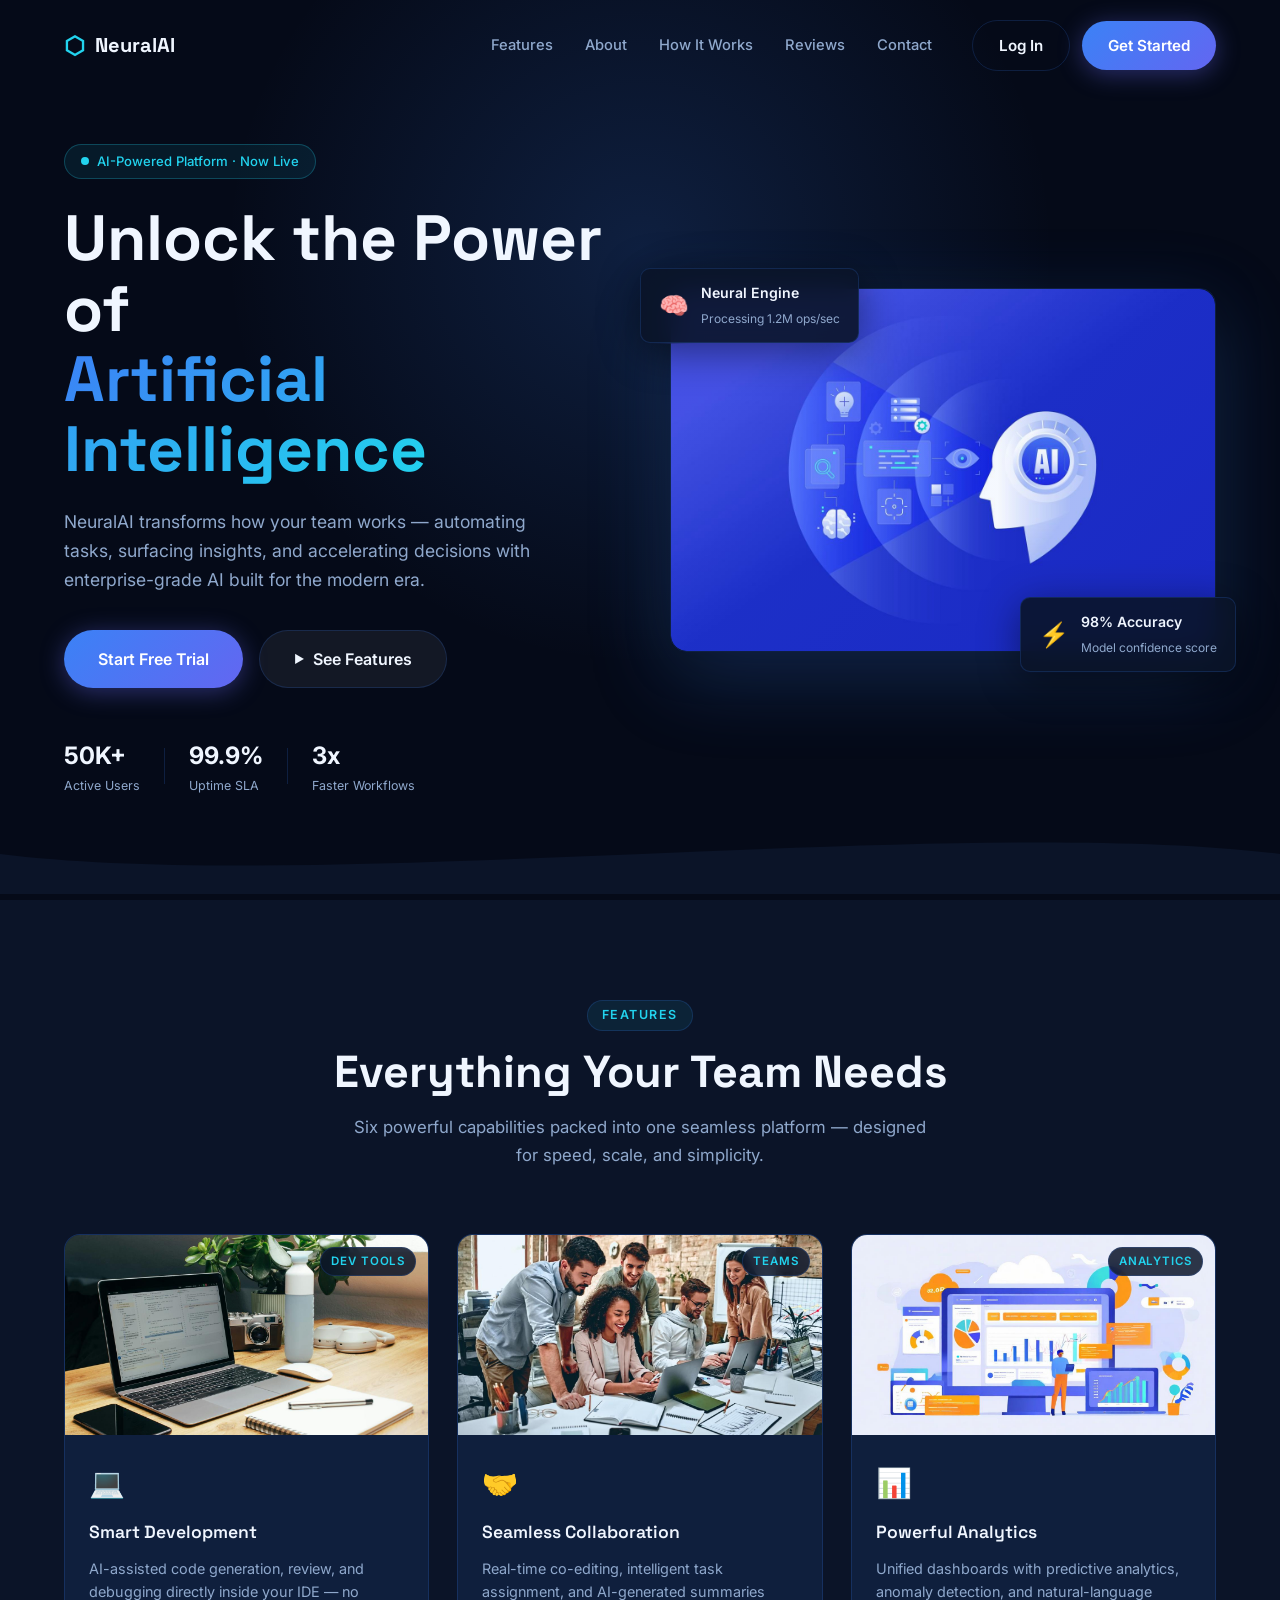
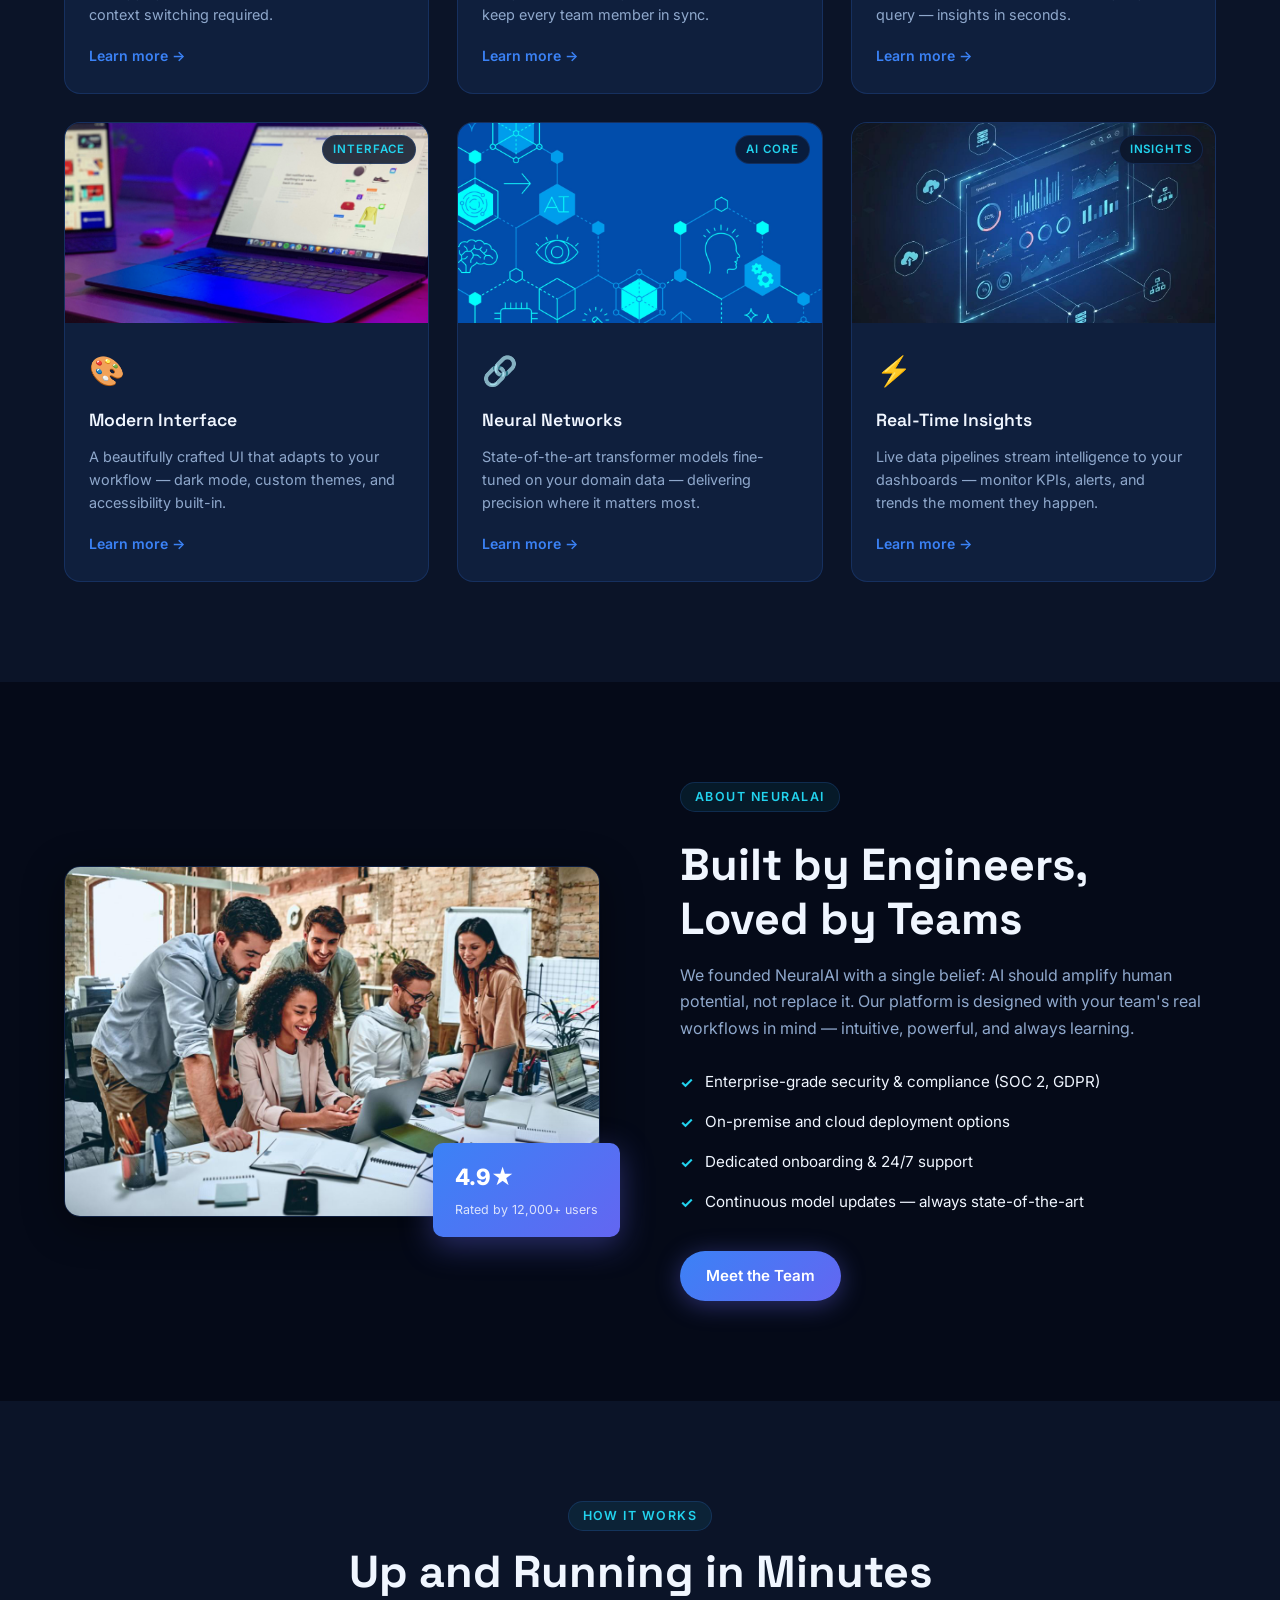
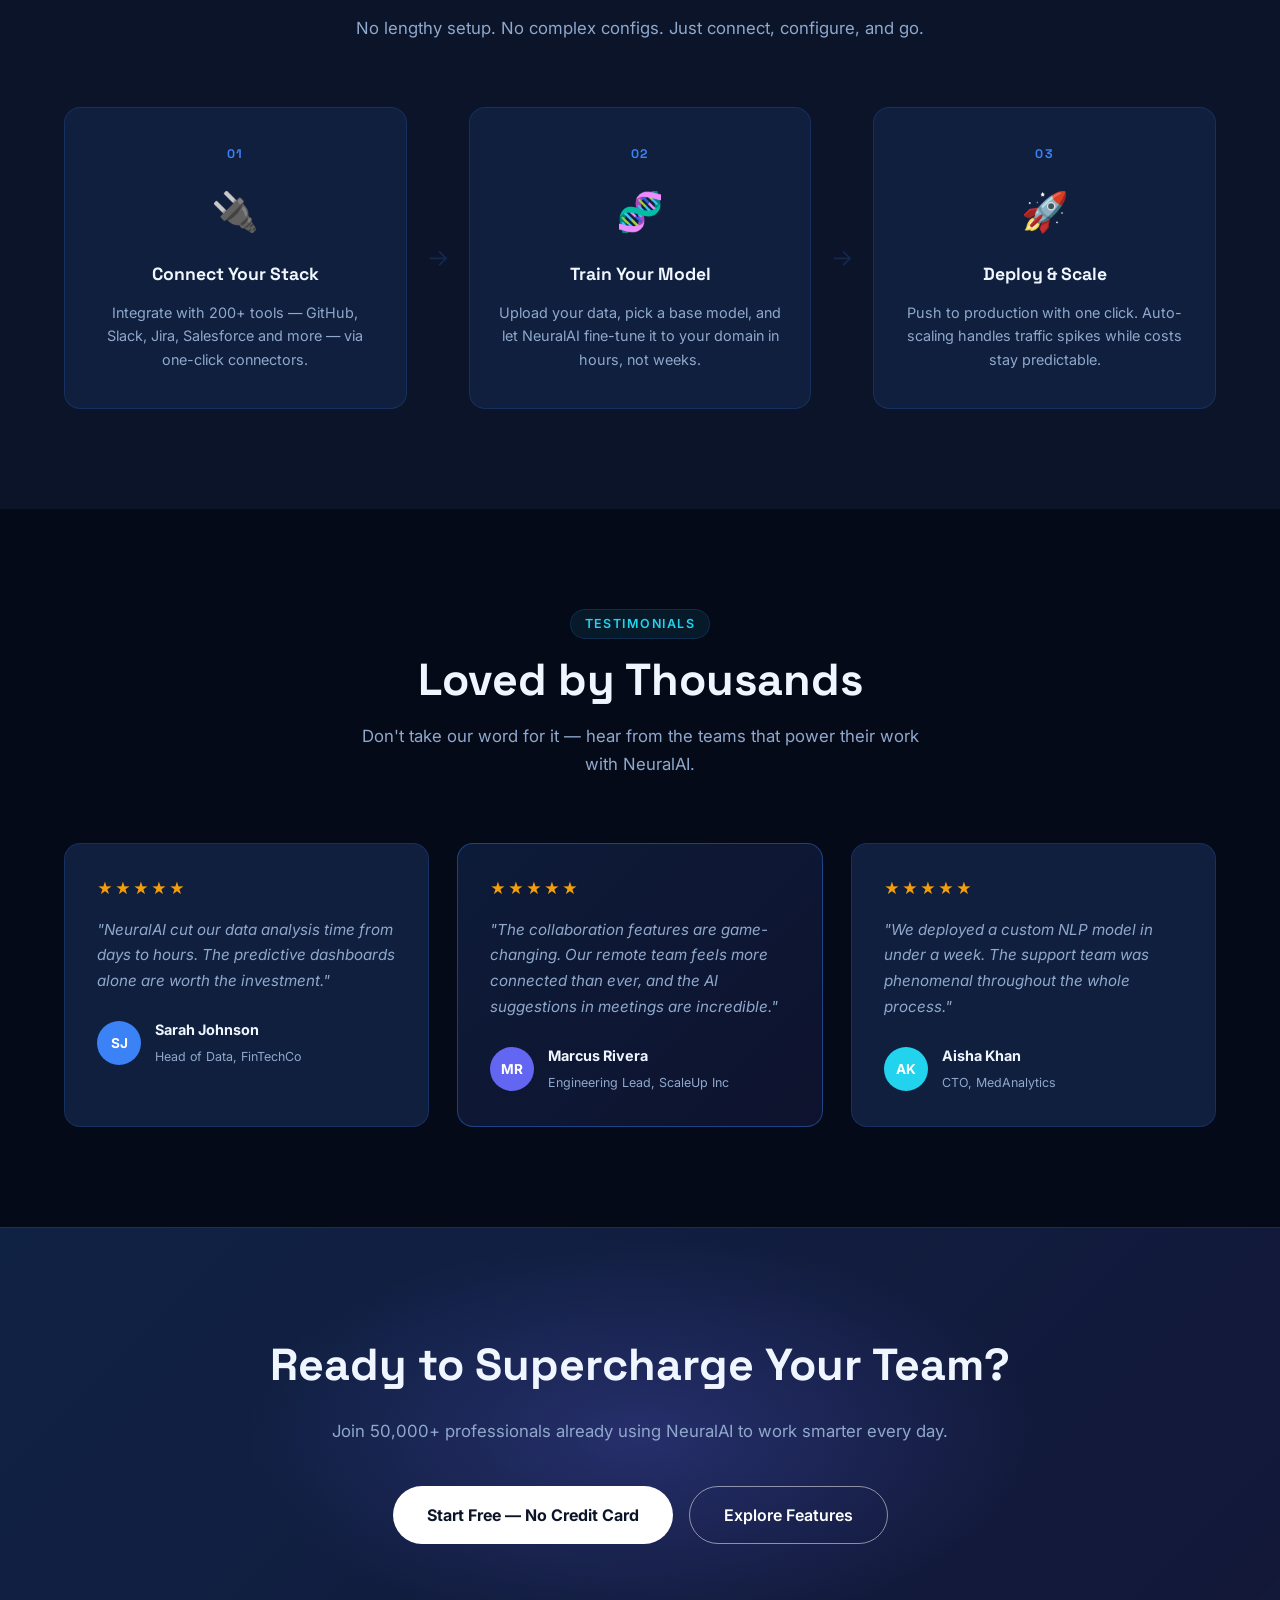
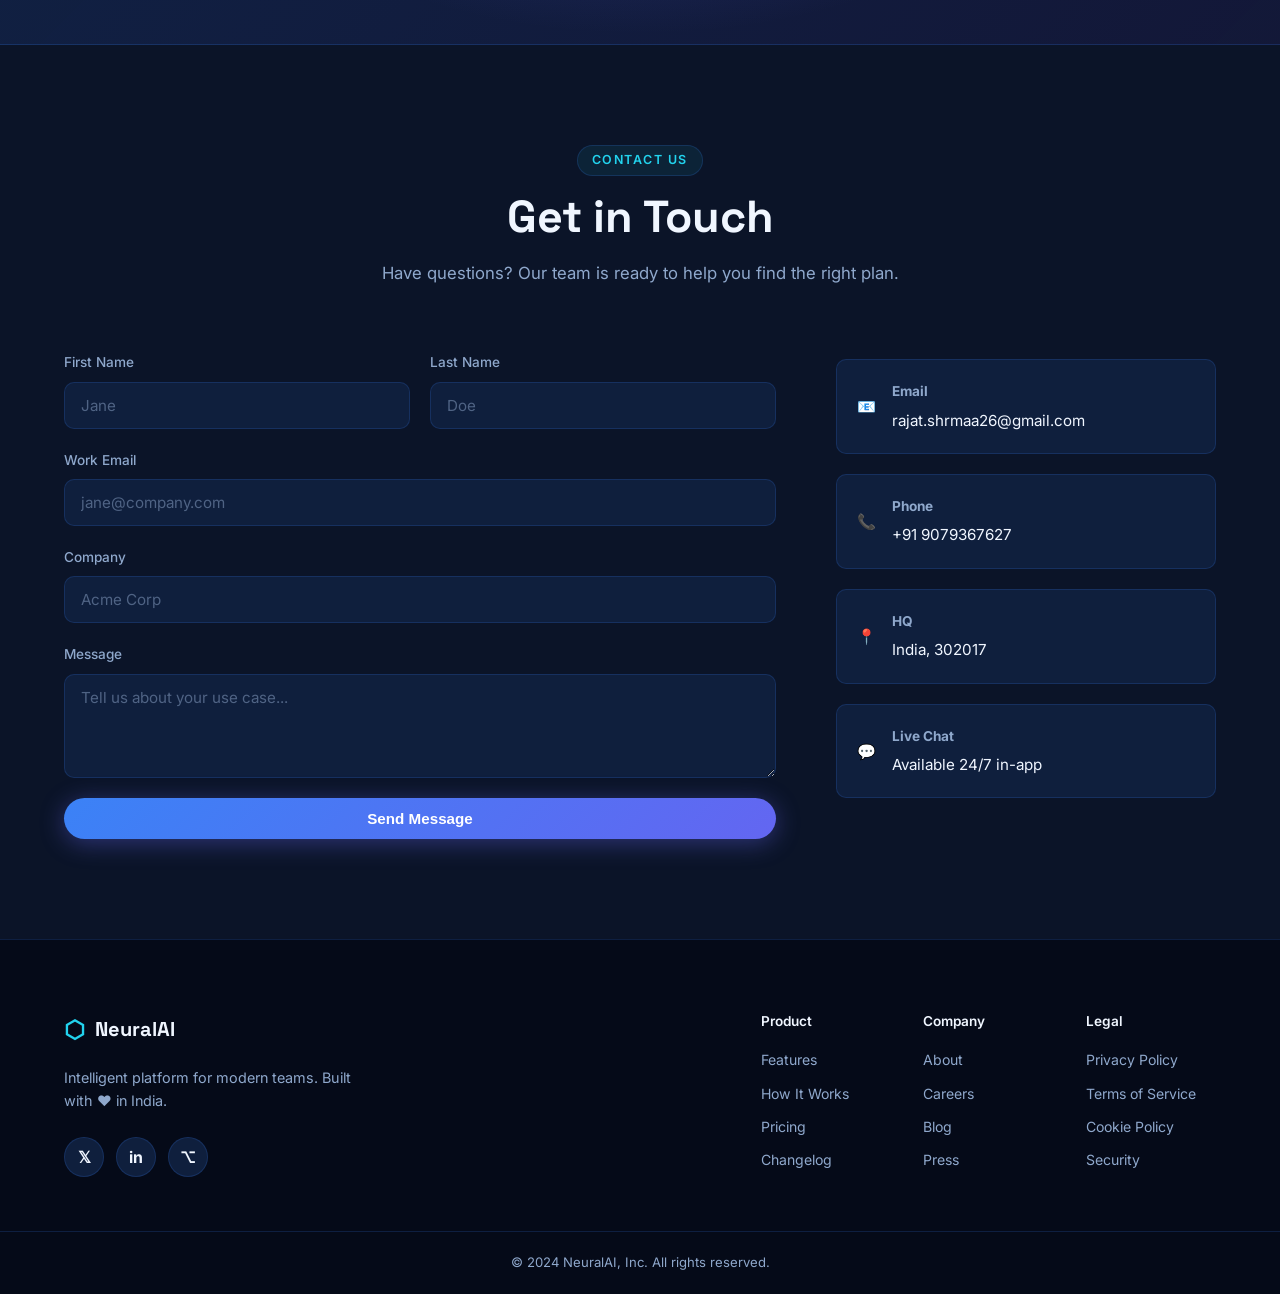
<file: OIBSIP-WebDev-L1(T1)-LandingPage/index.html>
<!DOCTYPE html>
<html lang="en">

<head>
  <meta charset="UTF-8" />
  <meta name="viewport" content="width=device-width, initial-scale=1.0" />
  <meta name="description"
    content="NeuralAI – The next-generation AI platform for smart teams. Automate, analyse, and accelerate your workflow with cutting-edge artificial intelligence." />
  <title>NeuralAI – Intelligent Platform for Modern Teams</title>
  <link rel="preconnect" href="https://fonts.googleapis.com" />
  <link rel="preconnect" href="https://fonts.gstatic.com" crossorigin />
  <link
    href="https://fonts.googleapis.com/css2?family=Inter:wght@300;400;500;600;700;800;900&family=Space+Grotesk:wght@400;500;600;700&display=swap"
    rel="stylesheet" />
  <link rel="stylesheet" href="style.css" />
</head>

<body>

  <!-- ═══════════════════════ NAVBAR ═══════════════════════ -->
  <header class="navbar" id="navbar">
    <div class="container nav-inner">
      <a href="#" class="logo" id="logo-link">
        <span class="logo-icon">⬡</span>
        <span class="logo-text">NeuralAI</span>
      </a>
      <nav class="nav-links" id="nav-links">
        <a href="#features" id="nav-features">Features</a>
        <a href="#about" id="nav-about">About</a>
        <a href="#how" id="nav-how">How It Works</a>
        <a href="#testimonials" id="nav-testimonials">Reviews</a>
        <a href="#contact" id="nav-contact">Contact</a>
      </nav>
      <div class="nav-actions">
        <a href="#contact" class="btn btn-outline" id="btn-login">Log In</a>
        <a href="#contact" class="btn btn-primary" id="btn-get-started">Get Started</a>
      </div>
      <button class="hamburger" id="hamburger" aria-label="Toggle menu">
        <span></span><span></span><span></span>
      </button>
    </div>
  </header>

  <!-- ═══════════════════════ HERO ═══════════════════════ -->
  <section class="hero" id="home">
    <div class="hero-bg-glow"></div>
    <div class="container hero-inner">
      <div class="hero-content">
        <div class="hero-badge" id="hero-badge">
          <span class="badge-dot"></span>
          AI-Powered Platform · Now Live
        </div>
        <h1 class="hero-title">
          Unlock the Power of<br />
          <span class="gradient-text">Artificial Intelligence</span>
        </h1>
        <p class="hero-subtitle">
          NeuralAI transforms how your team works — automating tasks, surfacing insights, and accelerating decisions
          with enterprise-grade AI built for the modern era.
        </p>
        <div class="hero-cta" id="hero-cta">
          <a href="#contact" class="btn btn-primary btn-lg" id="hero-btn-primary">Start Free Trial</a>
          <a href="#features" class="btn btn-ghost btn-lg" id="hero-btn-ghost">
            <span class="play-icon">▶</span> See Features
          </a>
        </div>
        <div class="hero-stats" id="hero-stats">
          <div class="stat-item">
            <strong>50K+</strong><span>Active Users</span>
          </div>
          <div class="stat-divider"></div>
          <div class="stat-item">
            <strong>99.9%</strong><span>Uptime SLA</span>
          </div>
          <div class="stat-divider"></div>
          <div class="stat-item">
            <strong>3x</strong><span>Faster Workflows</span>
          </div>
        </div>
      </div>
      <div class="hero-visual" id="hero-visual">
        <div class="hero-img-wrap">
          <img src="images/hero.jpg" alt="AI Brain visualization showing connected intelligence modules"
            class="hero-img" id="hero-img" loading="eager" />
          <div class="hero-img-glow"></div>
        </div>
        <div class="floating-card card-top" id="float-card-1">
          <span class="card-emoji">🧠</span>
          <div>
            <strong>Neural Engine</strong>
            <small>Processing 1.2M ops/sec</small>
          </div>
        </div>
        <div class="floating-card card-bottom" id="float-card-2">
          <span class="card-emoji">⚡</span>
          <div>
            <strong>98% Accuracy</strong>
            <small>Model confidence score</small>
          </div>
        </div>
      </div>
    </div>
    <div class="hero-wave">
      <svg viewBox="0 0 1440 80" preserveAspectRatio="none">
        <path d="M0,40 C360,80 1080,0 1440,40 L1440,80 L0,80 Z" fill="var(--bg-secondary)" />
      </svg>
    </div>
  </section>

  <!-- ═══════════════════════ FEATURES ═══════════════════════ -->
  <section class="features" id="features">
    <div class="container">
      <div class="section-header">
        <span class="section-tag">Features</span>
        <h2 class="section-title">Everything Your Team Needs</h2>
        <p class="section-subtitle">Six powerful capabilities packed into one seamless platform — designed for speed,
          scale, and simplicity.</p>
      </div>
      <div class="features-grid" id="features-grid">

        <div class="feature-card" id="feature-1">
          <div class="feature-img-wrap">
            <img src="images/feature1.jpg" alt="Developer workspace with code editor on laptop" loading="lazy" />
            <div class="feature-tag">Dev Tools</div>
          </div>
          <div class="feature-body">
            <div class="feature-icon">💻</div>
            <h3>Smart Development</h3>
            <p>AI-assisted code generation, review, and debugging directly inside your IDE — no context switching
              required.</p>
            <a href="#contact" class="feature-link">Learn more →</a>
          </div>
        </div>

        <div class="feature-card" id="feature-2">
          <div class="feature-img-wrap">
            <img src="images/feature2.jpg" alt="Team collaborating around laptops in a creative workspace"
              loading="lazy" />
            <div class="feature-tag">Teams</div>
          </div>
          <div class="feature-body">
            <div class="feature-icon">🤝</div>
            <h3>Seamless Collaboration</h3>
            <p>Real-time co-editing, intelligent task assignment, and AI-generated summaries keep every team member in
              sync.</p>
            <a href="#contact" class="feature-link">Learn more →</a>
          </div>
        </div>

        <div class="feature-card" id="feature-3">
          <div class="feature-img-wrap">
            <img src="images/feature3.jpg" alt="Analytics dashboard with charts and data visualizations"
              loading="lazy" />
            <div class="feature-tag">Analytics</div>
          </div>
          <div class="feature-body">
            <div class="feature-icon">📊</div>
            <h3>Powerful Analytics</h3>
            <p>Unified dashboards with predictive analytics, anomaly detection, and natural-language query — insights in
              seconds.</p>
            <a href="#contact" class="feature-link">Learn more →</a>
          </div>
        </div>

        <div class="feature-card" id="feature-4">
          <div class="feature-img-wrap">
            <img src="images/feature4.jpg" alt="Modern laptop in neon-lit developer setup" loading="lazy" />
            <div class="feature-tag">Interface</div>
          </div>
          <div class="feature-body">
            <div class="feature-icon">🎨</div>
            <h3>Modern Interface</h3>
            <p>A beautifully crafted UI that adapts to your workflow — dark mode, custom themes, and accessibility
              built-in.</p>
            <a href="#contact" class="feature-link">Learn more →</a>
          </div>
        </div>

        <div class="feature-card" id="feature-5">
          <div class="feature-img-wrap">
            <img src="images/feature5.jpg" alt="AI network diagram with hexagonal nodes and connections"
              loading="lazy" />
            <div class="feature-tag">AI Core</div>
          </div>
          <div class="feature-body">
            <div class="feature-icon">🔗</div>
            <h3>Neural Networks</h3>
            <p>State-of-the-art transformer models fine-tuned on your domain data — delivering precision where it
              matters most.</p>
            <a href="#contact" class="feature-link">Learn more →</a>
          </div>
        </div>

        <div class="feature-card" id="feature-6">
          <div class="feature-img-wrap">
            <img src="images/feature6.jpg" alt="Real-time data dashboard with metrics and system connections"
              loading="lazy" />
            <div class="feature-tag">Insights</div>
          </div>
          <div class="feature-body">
            <div class="feature-icon">⚡</div>
            <h3>Real-Time Insights</h3>
            <p>Live data pipelines stream intelligence to your dashboards — monitor KPIs, alerts, and trends the moment
              they happen.</p>
            <a href="#contact" class="feature-link">Learn more →</a>
          </div>
        </div>

      </div>
    </div>
  </section>

  <!-- ═══════════════════════ ABOUT ═══════════════════════ -->
  <section class="about" id="about">
    <div class="container about-inner">
      <div class="about-visual">
        <img src="images/feature2.jpg" alt="Team collaborating with AI-powered tools" class="about-img"
          loading="lazy" />
        <div class="about-badge-wrap">
          <div class="about-badge" id="about-badge">
            <span class="about-badge-num">4.9★</span>
            <span>Rated by 12,000+ users</span>
          </div>
        </div>
      </div>
      <div class="about-content">
        <span class="section-tag">About NeuralAI</span>
        <h2 class="section-title">Built by Engineers,<br />Loved by Teams</h2>
        <p>We founded NeuralAI with a single belief: AI should amplify human potential, not replace it. Our platform is
          designed with your team's real workflows in mind — intuitive, powerful, and always learning.</p>
        <ul class="about-list">
          <li><span class="check">✓</span> Enterprise-grade security &amp; compliance (SOC 2, GDPR)</li>
          <li><span class="check">✓</span> On-premise and cloud deployment options</li>
          <li><span class="check">✓</span> Dedicated onboarding &amp; 24/7 support</li>
          <li><span class="check">✓</span> Continuous model updates — always state-of-the-art</li>
        </ul>
        <a href="#contact" class="btn btn-primary" id="about-cta">Meet the Team</a>
      </div>
    </div>
  </section>

  <!-- ═══════════════════════ HOW IT WORKS ═══════════════════════ -->
  <section class="how" id="how">
    <div class="container">
      <div class="section-header">
        <span class="section-tag">How It Works</span>
        <h2 class="section-title">Up and Running in Minutes</h2>
        <p class="section-subtitle">No lengthy setup. No complex configs. Just connect, configure, and go.</p>
      </div>
      <div class="steps-row" id="steps-row">
        <div class="step-card" id="step-1">
          <div class="step-num">01</div>
          <div class="step-icon">🔌</div>
          <h3>Connect Your Stack</h3>
          <p>Integrate with 200+ tools — GitHub, Slack, Jira, Salesforce and more — via one-click connectors.</p>
        </div>
        <div class="step-arrow">→</div>
        <div class="step-card" id="step-2">
          <div class="step-num">02</div>
          <div class="step-icon">🧬</div>
          <h3>Train Your Model</h3>
          <p>Upload your data, pick a base model, and let NeuralAI fine-tune it to your domain in hours, not weeks.</p>
        </div>
        <div class="step-arrow">→</div>
        <div class="step-card" id="step-3">
          <div class="step-num">03</div>
          <div class="step-icon">🚀</div>
          <h3>Deploy &amp; Scale</h3>
          <p>Push to production with one click. Auto-scaling handles traffic spikes while costs stay predictable.</p>
        </div>
      </div>
    </div>
  </section>

  <!-- ═══════════════════════ TESTIMONIALS ═══════════════════════ -->
  <section class="testimonials" id="testimonials">
    <div class="container">
      <div class="section-header">
        <span class="section-tag">Testimonials</span>
        <h2 class="section-title">Loved by Thousands</h2>
        <p class="section-subtitle">Don't take our word for it — hear from the teams that power their work with
          NeuralAI.</p>
      </div>
      <div class="testimonials-grid" id="testimonials-grid">
        <div class="testi-card" id="testi-1">
          <div class="testi-stars">★★★★★</div>
          <p class="testi-text">"NeuralAI cut our data analysis time from days to hours. The predictive dashboards alone
            are worth the investment."</p>
          <div class="testi-author">
            <div class="testi-avatar" style="background:var(--accent-1)">SJ</div>
            <div>
              <strong>Sarah Johnson</strong>
              <small>Head of Data, FinTechCo</small>
            </div>
          </div>
        </div>
        <div class="testi-card featured" id="testi-2">
          <div class="testi-stars">★★★★★</div>
          <p class="testi-text">"The collaboration features are game-changing. Our remote team feels more connected than
            ever, and the AI suggestions in meetings are incredible."</p>
          <div class="testi-author">
            <div class="testi-avatar" style="background:var(--accent-2)">MR</div>
            <div>
              <strong>Marcus Rivera</strong>
              <small>Engineering Lead, ScaleUp Inc</small>
            </div>
          </div>
        </div>
        <div class="testi-card" id="testi-3">
          <div class="testi-stars">★★★★★</div>
          <p class="testi-text">"We deployed a custom NLP model in under a week. The support team was phenomenal
            throughout the whole process."</p>
          <div class="testi-author">
            <div class="testi-avatar" style="background:var(--accent-3)">AK</div>
            <div>
              <strong>Aisha Khan</strong>
              <small>CTO, MedAnalytics</small>
            </div>
          </div>
        </div>
      </div>
    </div>
  </section>

  <!-- ═══════════════════════ CTA BANNER ═══════════════════════ -->
  <section class="cta-banner" id="cta-banner">
    <div class="cta-glow"></div>
    <div class="container cta-inner">
      <h2>Ready to Supercharge Your Team?</h2>
      <p>Join 50,000+ professionals already using NeuralAI to work smarter every day.</p>
      <div class="cta-actions">
        <a href="#contact" class="btn btn-white btn-lg" id="cta-btn-primary">Start Free — No Credit Card</a>
        <a href="#features" class="btn btn-outline-white btn-lg" id="cta-btn-secondary">Explore Features</a>
      </div>
    </div>
  </section>

  <!-- ═══════════════════════ CONTACT ═══════════════════════ -->
  <section class="contact" id="contact">
    <div class="container">
      <div class="section-header">
        <span class="section-tag">Contact Us</span>
        <h2 class="section-title">Get in Touch</h2>
        <p class="section-subtitle">Have questions? Our team is ready to help you find the right plan.</p>
      </div>
      <div class="contact-wrap">
        <form class="contact-form" id="contact-form" onsubmit="handleSubmit(event)">
          <div class="form-row">
            <div class="form-group">
              <label for="fname">First Name</label>
              <input type="text" id="fname" name="fname" placeholder="Jane" required />
            </div>
            <div class="form-group">
              <label for="lname">Last Name</label>
              <input type="text" id="lname" name="lname" placeholder="Doe" required />
            </div>
          </div>
          <div class="form-group">
            <label for="email">Work Email</label>
            <input type="email" id="email" name="email" placeholder="jane@company.com" required />
          </div>
          <div class="form-group">
            <label for="company">Company</label>
            <input type="text" id="company" name="company" placeholder="Acme Corp" />
          </div>
          <div class="form-group">
            <label for="message">Message</label>
            <textarea id="message" name="message" rows="4" placeholder="Tell us about your use case..."></textarea>
          </div>
          <button type="submit" class="btn btn-primary btn-full" id="form-submit">Send Message</button>
          <p class="form-note" id="form-success" style="display:none;">✅ Message sent! We'll respond within 24 hours.
          </p>
        </form>
        <div class="contact-info" id="contact-info">
          <div class="info-card">
            <span class="info-icon">📧</span>
            <div>
              <strong>Email</strong>
              <a href="mailto:rajat.shrmaa26@gmail.com">rajat.shrmaa26@gmail.com</a>
            </div>
          </div>
          <div class="info-card">
            <span class="info-icon">📞</span>
            <div>
              <strong>Phone</strong>
              <a href="tel:+919079367627">+91 9079367627</a>
            </div>
          </div>
          <div class="info-card">
            <span class="info-icon">📍</span>
            <div>
              <strong>HQ</strong>
              <span>India, 302017</span>
            </div>
          </div>
          <div class="info-card">
            <span class="info-icon">💬</span>
            <div>
              <strong>Live Chat</strong>
              <span>Available 24/7 in-app</span>
            </div>
          </div>
        </div>
      </div>
    </div>
  </section>

  <!-- ═══════════════════════ FOOTER ═══════════════════════ -->
  <footer class="footer" id="footer">
    <div class="container footer-inner">
      <div class="footer-brand">
        <a href="#" class="logo">
          <span class="logo-icon">⬡</span>
          <span class="logo-text">NeuralAI</span>
        </a>
        <p>Intelligent platform for modern teams. Built with ❤️ in India.</p>
        <div class="social-links">
          <a href="#" id="social-twitter" aria-label="Twitter">𝕏</a>
          <a href="#" id="social-linkedin" aria-label="LinkedIn">in</a>
          <a href="#" id="social-github" aria-label="GitHub">⌥</a>
        </div>
      </div>
      <div class="footer-links">
        <div class="footer-col">
          <h4>Product</h4>
          <a href="#features">Features</a>
          <a href="#how">How It Works</a>
          <a href="#contact">Pricing</a>
          <a href="#contact">Changelog</a>
        </div>
        <div class="footer-col">
          <h4>Company</h4>
          <a href="#about">About</a>
          <a href="#contact">Careers</a>
          <a href="#contact">Blog</a>
          <a href="#contact">Press</a>
        </div>
        <div class="footer-col">
          <h4>Legal</h4>
          <a href="#contact">Privacy Policy</a>
          <a href="#contact">Terms of Service</a>
          <a href="#contact">Cookie Policy</a>
          <a href="#contact">Security</a>
        </div>
      </div>
    </div>
    <div class="footer-bottom">
      <p>© 2024 NeuralAI, Inc. All rights reserved.</p>
    </div>
  </footer>

  <script>
    // Sticky navbar
    const navbar = document.getElementById('navbar');
    window.addEventListener('scroll', () => {
      navbar.classList.toggle('scrolled', window.scrollY > 50);
    });

    // Hamburger menu
    const hamburger = document.getElementById('hamburger');
    const navLinks = document.getElementById('nav-links');
    hamburger.addEventListener('click', () => {
      navLinks.classList.toggle('open');
      hamburger.classList.toggle('active');
    });

    // Smooth close on nav link click
    navLinks.querySelectorAll('a').forEach(a => {
      a.addEventListener('click', () => {
        navLinks.classList.remove('open');
        hamburger.classList.remove('active');
      });
    });

    // Scroll reveal animation
    const revealEls = document.querySelectorAll('.feature-card, .step-card, .testi-card, .about-img, .hero-content, .hero-visual');
    const observer = new IntersectionObserver((entries) => {
      entries.forEach(entry => {
        if (entry.isIntersecting) {
          entry.target.classList.add('visible');
          observer.unobserve(entry.target);
        }
      });
    }, { threshold: 0.12 });
    revealEls.forEach(el => { el.classList.add('reveal'); observer.observe(el); });

    // Contact form
    function handleSubmit(e) {
      e.preventDefault();
      document.getElementById('form-success').style.display = 'block';
      e.target.reset();
      setTimeout(() => document.getElementById('form-success').style.display = 'none', 5000);
    }
  </script>
</body>

</html>
</file>
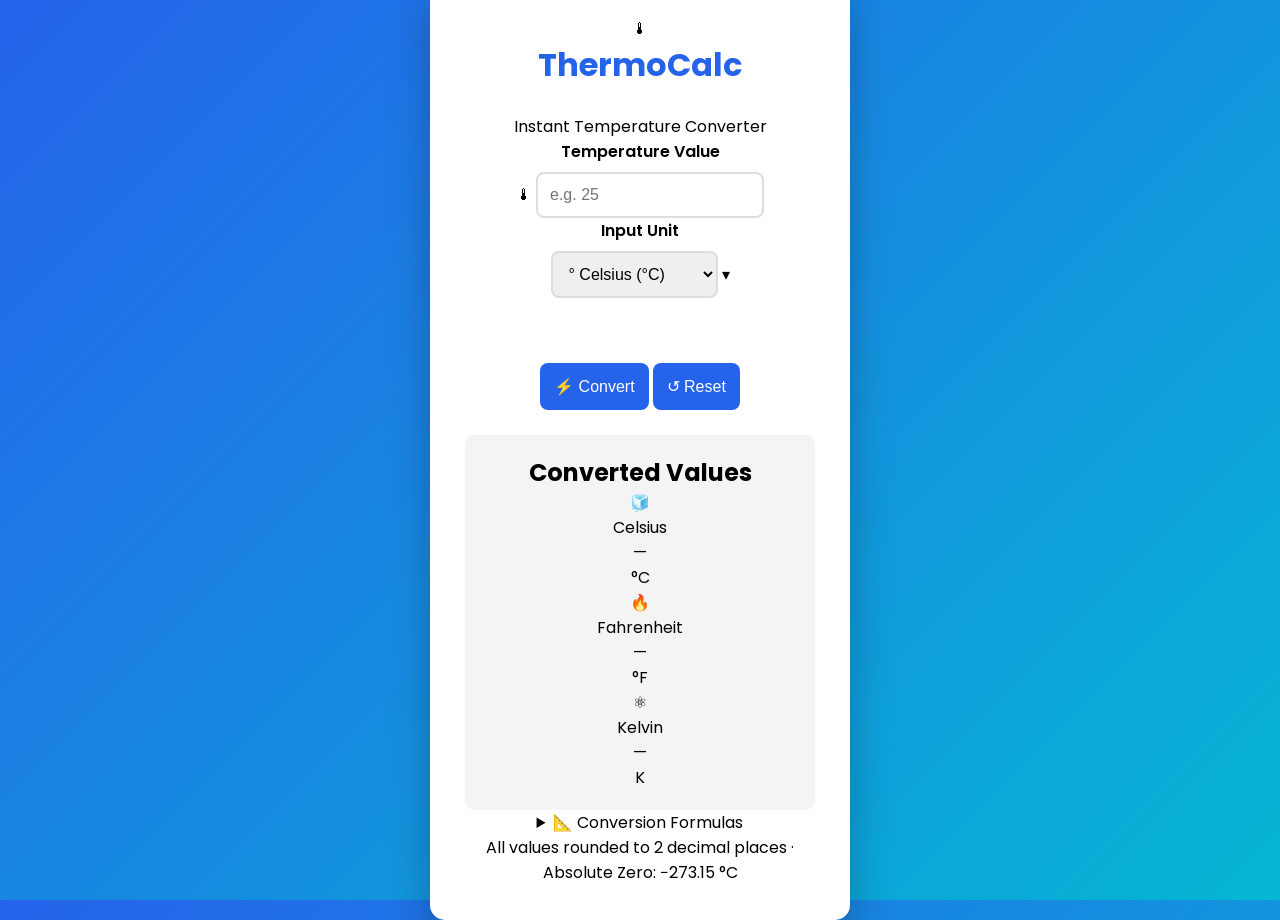
<file: OIBSIP-WebDev-L1(T3)-TemperatureConverterWebsite/index.html>
<!DOCTYPE html>
<html lang="en">
<head>
  <meta charset="UTF-8" />
  <meta name="viewport" content="width=device-width, initial-scale=1.0" />
  <meta name="description" content="A modern temperature converter that converts between Celsius, Fahrenheit, and Kelvin instantly." />
  <title>Temperature Converter | ThermoCalc</title>

  <link rel="preconnect" href="https://fonts.googleapis.com" />
  <link rel="preconnect" href="https://fonts.gstatic.com" crossorigin />
  <link href="https://fonts.googleapis.com/css2?family=Poppins:wght@300;400;500;600;700;800&display=swap" rel="stylesheet" />

  <link rel="stylesheet" href="style.css" />
</head>

<body>

  <!-- Animated background orbs -->
  <div class="bg-orb orb-1"></div>
  <div class="bg-orb orb-2"></div>
  <div class="bg-orb orb-3"></div>

  <div class="container">

    <!-- Header -->
    <div class="header">
      <div class="logo-icon">🌡</div>
      <h1>ThermoCalc</h1>
      <p class="subtitle">Instant Temperature Converter</p>
    </div>

    <!-- Converter Card -->
    <div class="card">

      <!-- Input Section -->
      <div class="input-group">
        <label for="temperature">Temperature Value</label>
        <div class="input-wrapper">
          <span class="input-icon">🌡</span>
          <input
            type="number"
            id="temperature"
            placeholder="e.g. 25"
            autocomplete="off"
            oninput="liveConvert()"
          />
        </div>
      </div>

      <!-- Unit Selection -->
      <div class="input-group">
        <label for="unit">Input Unit</label>
        <div class="select-wrapper">
          <select id="unit" onchange="liveConvert()">
            <option value="C">° Celsius (°C)</option>
            <option value="F">° Fahrenheit (°F)</option>
            <option value="K">Kelvin (K)</option>
          </select>
          <span class="select-arrow">▾</span>
        </div>
      </div>

      <!-- Error Message -->
      <p id="error" role="alert" aria-live="polite"></p>

      <!-- Action Buttons -->
      <div class="btn-group">
        <button id="convertBtn" onclick="convertTemperature()">
          <span class="btn-icon">⚡</span> Convert
        </button>
        <button id="resetBtn" class="btn-reset" onclick="resetForm()">
          <span class="btn-icon">↺</span> Reset
        </button>
      </div>

      <!-- Results Section -->
      <div class="result" id="resultBox">
        <h2 class="result-title">Converted Values</h2>
        <div class="result-grid">

          <div class="result-card celsius-card">
            <div class="card-icon">🧊</div>
            <div class="card-label">Celsius</div>
            <div class="card-value" id="celsius">—</div>
            <div class="card-unit">°C</div>
          </div>

          <div class="result-card fahrenheit-card">
            <div class="card-icon">🔥</div>
            <div class="card-label">Fahrenheit</div>
            <div class="card-value" id="fahrenheit">—</div>
            <div class="card-unit">°F</div>
          </div>

          <div class="result-card kelvin-card">
            <div class="card-icon">⚛</div>
            <div class="card-label">Kelvin</div>
            <div class="card-value" id="kelvin">—</div>
            <div class="card-unit">K</div>
          </div>

        </div>
      </div>

      <!-- Formula Reference -->
      <details class="formula-section">
        <summary>📐 Conversion Formulas</summary>
        <div class="formula-grid">
          <div class="formula">°F = (°C × 9/5) + 32</div>
          <div class="formula">K = °C + 273.15</div>
          <div class="formula">°C = (°F − 32) × 5/9</div>
          <div class="formula">K = (°F − 32) × 5/9 + 273.15</div>
        </div>
      </details>

    </div>

    <p class="footer-note">All values rounded to 2 decimal places · Absolute Zero: −273.15 °C</p>

  </div>

  <script src="script.js"></script>
  <script>
    /** Live convert while typing */
    function liveConvert() {
      const val = document.getElementById('temperature').value;
      if (val !== '') convertTemperature();
      else resetDisplay();
    }

    /** Reset everything back to initial state */
    function resetForm() {
      document.getElementById('temperature').value = '';
      document.getElementById('unit').value = 'C';
      document.getElementById('error').innerHTML = '';
      resetDisplay();
    }

    /** Reset result card displays */
    function resetDisplay() {
      ['celsius', 'fahrenheit', 'kelvin'].forEach(id => {
        const el = document.getElementById(id);
        el.classList.remove('updated');
        el.textContent = '—';
      });
    }
  </script>

</body>
</html>
</file>
<file: OIBSIP-WebDev-L1(T1)-LandingPage/style.css>
/* ═══════════════════════════════════════════
   NEURAL AI — style.css
   ═══════════════════════════════════════════ */

/* ── DESIGN TOKENS ── */
:root {
  --bg-primary:    #050a18;
  --bg-secondary:  #0b1428;
  --bg-card:       #0f1f3d;
  --bg-card-hover: #152649;
  --accent-1:      #3b82f6;
  --accent-2:      #6366f1;
  --accent-3:      #22d3ee;
  --accent-glow:   rgba(59,130,246,0.35);
  --text-primary:  #f0f6ff;
  --text-muted:    #8fa8cc;
  --border:        rgba(59,130,246,0.18);
  --radius:        16px;
  --radius-sm:     10px;
  --shadow-card:   0 8px 40px rgba(0,0,0,0.45);
  --transition:    0.3s cubic-bezier(0.4,0,0.2,1);
  --font-main:     'Inter', sans-serif;
  --font-display:  'Space Grotesk', sans-serif;
}

/* ── RESET & BASE ── */
*, *::before, *::after { box-sizing: border-box; margin: 0; padding: 0; }

html { scroll-behavior: smooth; }

body {
  font-family: var(--font-main);
  background: var(--bg-primary);
  color: var(--text-primary);
  line-height: 1.65;
  overflow-x: hidden;
}

img { display: block; max-width: 100%; height: auto; }
a  { text-decoration: none; color: inherit; }
ul { list-style: none; }

.container {
  max-width: 1200px;
  margin: 0 auto;
  padding: 0 24px;
}

/* ── TYPOGRAPHY ── */
.gradient-text {
  background: linear-gradient(135deg, var(--accent-1), var(--accent-3));
  -webkit-background-clip: text;
  -webkit-text-fill-color: transparent;
  background-clip: text;
}

.section-tag {
  display: inline-block;
  font-size: 0.78rem;
  font-weight: 600;
  letter-spacing: 0.12em;
  text-transform: uppercase;
  color: var(--accent-3);
  border: 1px solid var(--border);
  background: rgba(34,211,238,0.08);
  padding: 4px 14px;
  border-radius: 999px;
  margin-bottom: 14px;
}

.section-title {
  font-family: var(--font-display);
  font-size: clamp(1.8rem, 4vw, 2.8rem);
  font-weight: 700;
  line-height: 1.2;
  margin-bottom: 16px;
}

.section-subtitle {
  font-size: 1.05rem;
  color: var(--text-muted);
  max-width: 580px;
  margin: 0 auto;
}

.section-header {
  text-align: center;
  margin-bottom: 64px;
}

/* ── BUTTONS ── */
.btn {
  display: inline-flex;
  align-items: center;
  gap: 8px;
  padding: 12px 26px;
  border-radius: 999px;
  font-weight: 600;
  font-size: 0.95rem;
  cursor: pointer;
  border: none;
  transition: var(--transition);
  white-space: nowrap;
}
.btn-lg  { padding: 15px 34px; font-size: 1rem; }
.btn-full { width: 100%; justify-content: center; }

.btn-primary {
  background: linear-gradient(135deg, var(--accent-1), var(--accent-2));
  color: #fff;
  box-shadow: 0 4px 24px rgba(99,102,241,0.4);
}
.btn-primary:hover { transform: translateY(-2px); box-shadow: 0 8px 32px rgba(99,102,241,0.55); }

.btn-outline {
  background: transparent;
  border: 1.5px solid var(--border);
  color: var(--text-primary);
}
.btn-outline:hover { border-color: var(--accent-1); color: var(--accent-1); }

.btn-ghost {
  background: rgba(255,255,255,0.06);
  color: var(--text-primary);
  border: 1.5px solid var(--border);
}
.btn-ghost:hover { background: rgba(255,255,255,0.12); }

.btn-white {
  background: #fff;
  color: #0b1428;
  font-weight: 700;
}
.btn-white:hover { background: #e0eaff; transform: translateY(-2px); }

.btn-outline-white {
  background: transparent;
  border: 1.5px solid rgba(255,255,255,0.5);
  color: #fff;
}
.btn-outline-white:hover { background: rgba(255,255,255,0.1); }

.play-icon { font-size: 0.7rem; }

/* ── REVEAL ANIMATION ── */
.reveal { opacity: 0; transform: translateY(32px); transition: opacity 0.65s ease, transform 0.65s ease; }
.reveal.visible { opacity: 1; transform: translateY(0); }

/* ═══════════════════════ NAVBAR ═══════════════════════ */
.navbar {
  position: fixed;
  top: 0; left: 0; right: 0;
  z-index: 1000;
  padding: 20px 0;
  transition: var(--transition);
}
.navbar.scrolled {
  background: rgba(5,10,24,0.92);
  backdrop-filter: blur(16px);
  padding: 12px 0;
  border-bottom: 1px solid var(--border);
}
.nav-inner {
  display: flex;
  align-items: center;
  gap: 40px;
}
.logo {
  display: flex;
  align-items: center;
  gap: 10px;
  font-family: var(--font-display);
  font-weight: 700;
  font-size: 1.25rem;
}
.logo-icon { font-size: 1.5rem; color: var(--accent-3); }
.logo-text  { color: var(--text-primary); }

.nav-links {
  display: flex;
  align-items: center;
  gap: 32px;
  margin-left: auto;
}
.nav-links a {
  font-size: 0.92rem;
  font-weight: 500;
  color: var(--text-muted);
  transition: color var(--transition);
}
.nav-links a:hover { color: var(--text-primary); }

.nav-actions { display: flex; align-items: center; gap: 12px; }

.hamburger {
  display: none;
  flex-direction: column;
  gap: 5px;
  background: none;
  border: none;
  cursor: pointer;
  padding: 4px;
  margin-left: auto;
}
.hamburger span {
  display: block;
  width: 24px;
  height: 2px;
  background: var(--text-primary);
  border-radius: 2px;
  transition: var(--transition);
}
.hamburger.active span:nth-child(1) { transform: rotate(45deg) translate(5px,5px); }
.hamburger.active span:nth-child(2) { opacity: 0; }
.hamburger.active span:nth-child(3) { transform: rotate(-45deg) translate(5px,-5px); }

/* ═══════════════════════ HERO ═══════════════════════ */
.hero {
  position: relative;
  min-height: 100vh;
  display: flex;
  align-items: center;
  padding: 140px 0 100px;
  overflow: hidden;
}
.hero-bg-glow {
  position: absolute;
  top: -200px; left: 50%;
  transform: translateX(-50%);
  width: 900px; height: 900px;
  background: radial-gradient(circle, rgba(59,130,246,0.18) 0%, transparent 65%);
  pointer-events: none;
}
.hero-inner {
  display: grid;
  grid-template-columns: 1fr 1fr;
  gap: 60px;
  align-items: center;
}
.hero-badge {
  display: inline-flex;
  align-items: center;
  gap: 8px;
  font-size: 0.82rem;
  font-weight: 500;
  color: var(--accent-3);
  background: rgba(34,211,238,0.08);
  border: 1px solid rgba(34,211,238,0.25);
  padding: 6px 16px;
  border-radius: 999px;
  margin-bottom: 24px;
}
.badge-dot {
  width: 8px; height: 8px;
  background: var(--accent-3);
  border-radius: 50%;
  animation: pulse 2s infinite;
}
@keyframes pulse { 0%,100%{opacity:1;transform:scale(1)} 50%{opacity:0.5;transform:scale(1.3)} }

.hero-title {
  font-family: var(--font-display);
  font-size: clamp(2.4rem, 5.5vw, 4rem);
  font-weight: 800;
  line-height: 1.1;
  margin-bottom: 22px;
}
.hero-subtitle {
  font-size: 1.1rem;
  color: var(--text-muted);
  max-width: 500px;
  margin-bottom: 36px;
}
.hero-cta { display: flex; gap: 16px; flex-wrap: wrap; margin-bottom: 48px; }

.hero-stats {
  display: flex;
  align-items: center;
  gap: 24px;
}
.stat-item { display: flex; flex-direction: column; }
.stat-item strong { font-size: 1.5rem; font-weight: 700; color: var(--text-primary); }
.stat-item span   { font-size: 0.78rem; color: var(--text-muted); }
.stat-divider     { width: 1px; height: 36px; background: var(--border); }

/* Hero visual */
.hero-visual { position: relative; }
.hero-img-wrap {
  position: relative;
  border-radius: var(--radius);
  overflow: hidden;
  box-shadow: 0 24px 80px rgba(59,130,246,0.25), var(--shadow-card);
  border: 1px solid var(--border);
}
.hero-img { width: 100%; object-fit: cover; border-radius: var(--radius); }
.hero-img-glow {
  position: absolute;
  inset: 0;
  background: linear-gradient(135deg, rgba(59,130,246,0.12), transparent);
  pointer-events: none;
}
.floating-card {
  position: absolute;
  display: flex;
  align-items: center;
  gap: 12px;
  background: rgba(11,20,40,0.9);
  backdrop-filter: blur(12px);
  border: 1px solid var(--border);
  border-radius: var(--radius-sm);
  padding: 12px 18px;
  box-shadow: var(--shadow-card);
  animation: float 3.5s ease-in-out infinite;
}
.card-top    { top: -20px; left: -30px; animation-delay: 0s; }
.card-bottom { bottom: -20px; right: -20px; animation-delay: 1.75s; }
.floating-card .card-emoji { font-size: 1.5rem; }
.floating-card strong { display: block; font-size: 0.88rem; font-weight: 600; }
.floating-card small  { font-size: 0.75rem; color: var(--text-muted); }
@keyframes float { 0%,100%{transform:translateY(0)} 50%{transform:translateY(-10px)} }

.hero-wave {
  position: absolute;
  bottom: -1px; left: 0; right: 0;
}
.hero-wave svg { width: 100%; height: 80px; }

/* ═══════════════════════ FEATURES ═══════════════════════ */
.features {
  background: var(--bg-secondary);
  padding: 100px 0;
}
.features-grid {
  display: grid;
  grid-template-columns: repeat(3, 1fr);
  gap: 28px;
}
.feature-card {
  background: var(--bg-card);
  border: 1px solid var(--border);
  border-radius: var(--radius);
  overflow: hidden;
  transition: transform var(--transition), box-shadow var(--transition), border-color var(--transition);
}
.feature-card:hover {
  transform: translateY(-6px);
  border-color: rgba(59,130,246,0.45);
  box-shadow: 0 20px 50px rgba(59,130,246,0.18);
}
.feature-img-wrap {
  position: relative;
  height: 200px;
  overflow: hidden;
}
.feature-img-wrap img {
  width: 100%;
  height: 100%;
  object-fit: cover;
  transition: transform 0.5s ease;
}
.feature-card:hover .feature-img-wrap img { transform: scale(1.06); }
.feature-tag {
  position: absolute;
  top: 12px; right: 12px;
  background: rgba(11,20,40,0.85);
  backdrop-filter: blur(6px);
  color: var(--accent-3);
  font-size: 0.72rem;
  font-weight: 600;
  letter-spacing: 0.08em;
  text-transform: uppercase;
  padding: 4px 10px;
  border-radius: 999px;
  border: 1px solid var(--border);
}
.feature-body { padding: 24px; }
.feature-icon { font-size: 1.8rem; margin-bottom: 12px; }
.feature-body h3 { font-family: var(--font-display); font-size: 1.1rem; font-weight: 600; margin-bottom: 10px; }
.feature-body p  { font-size: 0.9rem; color: var(--text-muted); line-height: 1.6; margin-bottom: 16px; }
.feature-link { font-size: 0.88rem; font-weight: 600; color: var(--accent-1); transition: gap var(--transition); }
.feature-link:hover { color: var(--accent-3); }

/* ═══════════════════════ ABOUT ═══════════════════════ */
.about { padding: 100px 0; background: var(--bg-primary); }
.about-inner {
  display: grid;
  grid-template-columns: 1fr 1fr;
  gap: 80px;
  align-items: center;
}
.about-visual { position: relative; }
.about-img {
  width: 100%;
  border-radius: var(--radius);
  border: 1px solid var(--border);
  box-shadow: var(--shadow-card);
  object-fit: cover;
  max-height: 420px;
}
.about-badge-wrap { position: absolute; bottom: -20px; right: -20px; }
.about-badge {
  background: linear-gradient(135deg, var(--accent-1), var(--accent-2));
  border-radius: var(--radius-sm);
  padding: 16px 22px;
  display: flex;
  flex-direction: column;
  gap: 4px;
  box-shadow: 0 8px 32px rgba(99,102,241,0.4);
}
.about-badge-num { font-size: 1.4rem; font-weight: 800; color: #fff; }
.about-badge span:last-child { font-size: 0.78rem; color: rgba(255,255,255,0.8); }

.about-content .section-title { margin-top: 12px; }
.about-content > p { color: var(--text-muted); margin-bottom: 28px; }
.about-list { display: flex; flex-direction: column; gap: 14px; margin-bottom: 36px; }
.about-list li { display: flex; align-items: flex-start; gap: 12px; font-size: 0.95rem; }
.check { color: var(--accent-3); font-weight: 700; margin-top: 1px; }

/* ═══════════════════════ HOW IT WORKS ═══════════════════════ */
.how { padding: 100px 0; background: var(--bg-secondary); }
.steps-row {
  display: flex;
  align-items: center;
  gap: 20px;
}
.step-card {
  flex: 1;
  background: var(--bg-card);
  border: 1px solid var(--border);
  border-radius: var(--radius);
  padding: 36px 28px;
  text-align: center;
  transition: var(--transition);
}
.step-card:hover { transform: translateY(-4px); border-color: rgba(59,130,246,0.4); }
.step-num {
  font-family: var(--font-display);
  font-size: 0.78rem;
  font-weight: 700;
  letter-spacing: 0.1em;
  color: var(--accent-1);
  margin-bottom: 16px;
}
.step-icon  { font-size: 2.4rem; margin-bottom: 16px; }
.step-card h3 { font-family: var(--font-display); font-size: 1.1rem; margin-bottom: 12px; }
.step-card p  { font-size: 0.9rem; color: var(--text-muted); }
.step-arrow   { font-size: 1.5rem; color: var(--border); flex-shrink: 0; }

/* ═══════════════════════ TESTIMONIALS ═══════════════════════ */
.testimonials { padding: 100px 0; background: var(--bg-primary); }
.testimonials-grid {
  display: grid;
  grid-template-columns: repeat(3, 1fr);
  gap: 28px;
}
.testi-card {
  background: var(--bg-card);
  border: 1px solid var(--border);
  border-radius: var(--radius);
  padding: 32px;
  transition: var(--transition);
}
.testi-card:hover { transform: translateY(-4px); border-color: rgba(59,130,246,0.4); }
.testi-card.featured {
  background: linear-gradient(135deg, rgba(59,130,246,0.15), rgba(99,102,241,0.1));
  border-color: rgba(59,130,246,0.4);
}
.testi-stars { color: #f59e0b; font-size: 0.95rem; margin-bottom: 16px; letter-spacing: 2px; }
.testi-text  { font-size: 0.95rem; color: var(--text-muted); line-height: 1.7; margin-bottom: 24px; font-style: italic; }
.testi-author { display: flex; align-items: center; gap: 14px; }
.testi-avatar {
  width: 44px; height: 44px;
  border-radius: 50%;
  display: flex; align-items: center; justify-content: center;
  font-weight: 700; font-size: 0.85rem; color: #fff;
  flex-shrink: 0;
}
.testi-author strong { display: block; font-size: 0.9rem; }
.testi-author small  { font-size: 0.78rem; color: var(--text-muted); }

/* ═══════════════════════ CTA BANNER ═══════════════════════ */
.cta-banner {
  position: relative;
  padding: 100px 0;
  background: linear-gradient(135deg, rgba(59,130,246,0.2), rgba(99,102,241,0.15));
  border-top: 1px solid var(--border);
  border-bottom: 1px solid var(--border);
  overflow: hidden;
  text-align: center;
}
.cta-glow {
  position: absolute;
  top: 50%; left: 50%;
  transform: translate(-50%, -50%);
  width: 800px; height: 400px;
  background: radial-gradient(ellipse, rgba(99,102,241,0.25) 0%, transparent 70%);
  pointer-events: none;
}
.cta-inner { position: relative; z-index: 1; }
.cta-inner h2 { font-family: var(--font-display); font-size: clamp(1.8rem, 4vw, 2.8rem); font-weight: 700; margin-bottom: 16px; }
.cta-inner p  { font-size: 1.05rem; color: var(--text-muted); margin-bottom: 40px; }
.cta-actions  { display: flex; gap: 16px; justify-content: center; flex-wrap: wrap; }

/* ═══════════════════════ CONTACT ═══════════════════════ */
.contact { padding: 100px 0; background: var(--bg-secondary); }
.contact-wrap {
  display: grid;
  grid-template-columns: 1fr 380px;
  gap: 60px;
  align-items: start;
}
.contact-form {
  display: flex;
  flex-direction: column;
  gap: 20px;
}
.form-row { display: grid; grid-template-columns: 1fr 1fr; gap: 20px; }
.form-group { display: flex; flex-direction: column; gap: 8px; }
.form-group label { font-size: 0.85rem; font-weight: 500; color: var(--text-muted); }
.form-group input,
.form-group textarea {
  background: var(--bg-card);
  border: 1px solid var(--border);
  border-radius: var(--radius-sm);
  padding: 13px 16px;
  color: var(--text-primary);
  font-family: var(--font-main);
  font-size: 0.95rem;
  transition: border-color var(--transition), box-shadow var(--transition);
  outline: none;
  resize: vertical;
}
.form-group input:focus,
.form-group textarea:focus {
  border-color: var(--accent-1);
  box-shadow: 0 0 0 3px rgba(59,130,246,0.18);
}
.form-group input::placeholder,
.form-group textarea::placeholder { color: rgba(143,168,204,0.5); }
.form-note { font-size: 0.9rem; color: var(--accent-3); text-align: center; margin-top: -8px; }

.contact-info { display: flex; flex-direction: column; gap: 20px; padding-top: 8px; }
.info-card {
  display: flex;
  align-items: center;
  gap: 16px;
  background: var(--bg-card);
  border: 1px solid var(--border);
  border-radius: var(--radius-sm);
  padding: 20px;
}
.info-icon { font-size: 1.6rem; }
.info-card strong { display: block; font-size: 0.85rem; color: var(--text-muted); margin-bottom: 4px; }
.info-card a, .info-card span { font-size: 0.95rem; color: var(--text-primary); transition: color var(--transition); }
.info-card a:hover { color: var(--accent-3); }

/* ═══════════════════════ FOOTER ═══════════════════════ */
.footer { background: var(--bg-primary); border-top: 1px solid var(--border); padding: 70px 0 0; }
.footer-inner {
  display: grid;
  grid-template-columns: 1.4fr 1fr;
  gap: 60px;
  padding-bottom: 50px;
}
.footer-brand p { font-size: 0.9rem; color: var(--text-muted); margin: 16px 0 24px; max-width: 300px; }
.social-links { display: flex; gap: 12px; }
.social-links a {
  width: 40px; height: 40px;
  background: var(--bg-card);
  border: 1px solid var(--border);
  border-radius: 50%;
  display: flex; align-items: center; justify-content: center;
  font-size: 1rem; font-weight: 700;
  transition: var(--transition);
}
.social-links a:hover { border-color: var(--accent-1); color: var(--accent-1); transform: translateY(-2px); }

.footer-links { display: grid; grid-template-columns: repeat(3, 1fr); gap: 32px; }
.footer-col h4 { font-size: 0.85rem; font-weight: 600; color: var(--text-primary); margin-bottom: 16px; }
.footer-col a {
  display: block;
  font-size: 0.88rem;
  color: var(--text-muted);
  margin-bottom: 10px;
  transition: color var(--transition);
}
.footer-col a:hover { color: var(--accent-3); }
.footer-bottom {
  text-align: center;
  padding: 20px;
  border-top: 1px solid var(--border);
  font-size: 0.82rem;
  color: var(--text-muted);
}

/* ═══════════════════════ RESPONSIVE ═══════════════════════ */
@media (max-width: 1024px) {
  .features-grid { grid-template-columns: repeat(2, 1fr); }
  .testimonials-grid { grid-template-columns: repeat(2, 1fr); }
  .contact-wrap { grid-template-columns: 1fr; }
  .contact-info { flex-direction: row; flex-wrap: wrap; }
  .info-card { flex: 1; min-width: 200px; }
}

@media (max-width: 768px) {
  .nav-links {
    display: none;
    flex-direction: column;
    position: fixed;
    top: 0; left: 0; right: 0; bottom: 0;
    background: rgba(5,10,24,0.97);
    backdrop-filter: blur(20px);
    justify-content: center;
    align-items: center;
    gap: 36px;
    z-index: 999;
  }
  .nav-links.open { display: flex; }
  .nav-links a { font-size: 1.3rem; }
  .nav-actions { display: none; }
  .hamburger { display: flex; z-index: 1000; }

  .hero-inner { grid-template-columns: 1fr; gap: 48px; }
  .hero-content { text-align: center; }
  .hero-subtitle { margin: 0 auto 36px; }
  .hero-cta { justify-content: center; }
  .hero-stats { justify-content: center; }
  .floating-card { display: none; }

  .about-inner { grid-template-columns: 1fr; gap: 48px; }
  .about-badge-wrap { bottom: -16px; right: -10px; }

  .steps-row { flex-direction: column; }
  .step-arrow { transform: rotate(90deg); }

  .features-grid { grid-template-columns: 1fr; }
  .testimonials-grid { grid-template-columns: 1fr; }

  .footer-inner { grid-template-columns: 1fr; }
  .footer-links { grid-template-columns: repeat(2, 1fr); }

  .form-row { grid-template-columns: 1fr; }
}

@media (max-width: 480px) {
  .hero-cta { flex-direction: column; }
  .cta-actions { flex-direction: column; align-items: center; }
  .footer-links { grid-template-columns: 1fr; }
}
</file>
<file: OIBSIP-WebDev-L1(T3)-TemperatureConverterWebsite/style.css>
* {
    margin: 0;
    padding: 0;
    box-sizing: border-box;
}

body {

    font-family: Poppins, sans-serif;

    background: linear-gradient(135deg, #2563eb, #06b6d4);

    display: flex;

    justify-content: center;

    align-items: center;

    height: 100vh;

}

.container {

    width: 420px;

    background: white;

    padding: 35px;

    border-radius: 15px;

    box-shadow: 0 20px 40px rgba(0, 0, 0, .25);

    text-align: center;

}

h1 {

    margin-bottom: 25px;

    color: #2563eb;

}

.box {

    display: flex;

    flex-direction: column;

}

label {

    text-align: left;

    margin-top: 15px;

    font-weight: 600;

}

input,
select {

    padding: 12px;

    margin-top: 8px;

    border: 2px solid #ddd;

    border-radius: 8px;

    font-size: 16px;

    outline: none;

    transition: .3s;

}

input:focus,

select:focus {

    border-color: #2563eb;

}

button {

    margin-top: 25px;

    padding: 14px;

    background: #2563eb;

    color: white;

    border: none;

    border-radius: 8px;

    font-size: 16px;

    cursor: pointer;

    transition: .3s;

}

button:hover {

    background: #1d4ed8;

}

.result {

    margin-top: 25px;

    background: #f4f4f4;

    padding: 20px;

    border-radius: 10px;

}

.result p {

    margin: 12px 0;

    font-size: 18px;

}

#error {

    margin-top: 15px;

    font-weight: bold;

    color: red;

    min-height: 25px;

}

@media(max-width:500px) {

    .container {

        width: 92%;

    }

}
</file>
